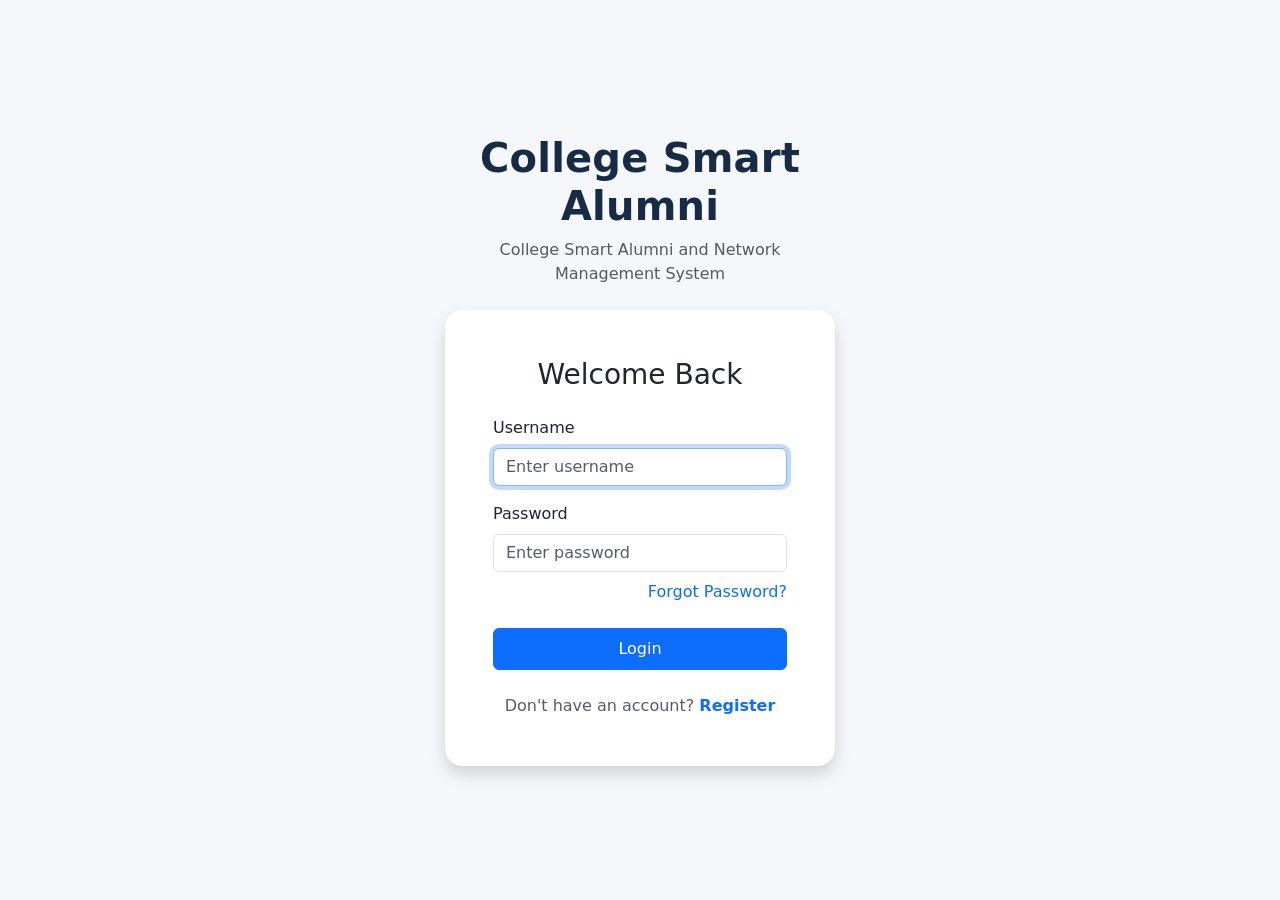
<file: index.html>
<!DOCTYPE html>
<html lang="en">
<head>
<meta charset="UTF-8">
<meta name="viewport" content="width=device-width, initial-scale=1.0">
<title>College College Smart Alumni - Login</title>
<link href="https://cdn.jsdelivr.net/npm/bootstrap@5.3.3/dist/css/bootstrap.min.css" rel="stylesheet">
<link rel="stylesheet" href="/static/css/style.css">
<link rel="stylesheet" href="/static/css/dark-mode.css">
<style>
body{min-height:100vh;display:flex;align-items:center;justify-content:center;background:#f5f7fb}
.login-shell{width:100%;max-width:430px;padding:20px}.login-card{border:0;border-radius:18px;overflow:hidden}
.login-brand{font-weight:800;letter-spacing:.2px}
</style>
</head>
<body>
<div class="login-shell">
<div class="text-center mb-4"><h1 class="login-brand">College Smart Alumni</h1><p class="text-muted mb-0">College Smart Alumni and Network Management System</p></div>
<div class="card shadow login-card"><div class="card-body p-4 p-md-5">
<h3 class="text-center mb-4">Welcome Back</h3>
<div id="loginNotice" class="alert alert-warning d-none" role="alert">The Netlify frontend is working. Connect your Django backend URL to enable login.</div>
<form id="loginForm">
<div class="mb-3"><label for="username" class="form-label">Username</label><input id="username" name="username" type="text" class="form-control" placeholder="Enter username" autocomplete="username" required autofocus></div>
<div class="mb-2"><label for="password" class="form-label">Password</label><input id="password" name="password" type="password" class="form-control" placeholder="Enter password" autocomplete="current-password" required></div>
<div class="text-end mb-4"><a href="#" id="forgotLink" class="text-decoration-none">Forgot Password?</a></div>
<button type="submit" class="btn btn-primary w-100 py-2">Login</button>
</form>
<p class="text-center text-muted mt-4 mb-0">Don't have an account? <a href="#" id="registerLink" class="text-decoration-none fw-semibold">Register</a></p>
</div></div></div>
<script>
const BACKEND_URL = "http://127.0.0.1:8000/"; // Set this to your deployed Django URL, e.g. https://your-backend.example.com
function backendRequired(e){e.preventDefault();document.getElementById('loginNotice').classList.remove('d-none');}
document.getElementById('loginForm').addEventListener('submit', backendRequired);
document.getElementById('forgotLink').addEventListener('click', backendRequired);
document.getElementById('registerLink').addEventListener('click', backendRequired);
</script>
</body></html>
</file>
<file: static/css/style.css>
body {
    background: #f7f8fd;
    color: #172b45;
}

.navbar {
    background: #fff;
}
</file>
<file: static/css/dark-mode.css>
/* College Smart Alumni - Dark Mode */
:root {
    --sa-bg: #f5f5f5;
    --sa-surface: #ffffff;
    --sa-text: #212529;
    --sa-muted: #6c757d;
    --sa-border: #dee2e6;
    --sa-input: #ffffff;
}

html.dark-mode {
    --sa-bg: #121212;
    --sa-surface: #1e1e1e;
    --sa-text: #f1f1f1;
    --sa-muted: #b8b8b8;
    --sa-border: #3d3d3d;
    --sa-input: #2a2a2a;
    color-scheme: dark;
}

html.dark-mode body {
    background: var(--sa-bg) !important;
    color: var(--sa-text) !important;
}

html.dark-mode .card,
html.dark-mode .modal-content,
html.dark-mode .dropdown-menu,
html.dark-mode .list-group-item,
html.dark-mode .offcanvas {
    background-color: var(--sa-surface) !important;
    color: var(--sa-text) !important;
    border-color: var(--sa-border) !important;
}

html.dark-mode .card-header,
html.dark-mode .card-footer,
html.dark-mode .modal-header,
html.dark-mode .modal-footer {
    background-color: #252525 !important;
    color: var(--sa-text) !important;
    border-color: var(--sa-border) !important;
}

html.dark-mode .table,
html.dark-mode .table > :not(caption) > * > * {
    color: var(--sa-text) !important;
    background-color: var(--sa-surface) !important;
    border-color: var(--sa-border) !important;
}

html.dark-mode .form-control,
html.dark-mode .form-select,
html.dark-mode textarea,
html.dark-mode input,
html.dark-mode select {
    background-color: var(--sa-input) !important;
    color: var(--sa-text) !important;
    border-color: var(--sa-border) !important;
}

html.dark-mode .form-control::placeholder,
html.dark-mode textarea::placeholder {
    color: #999 !important;
}

html.dark-mode .text-dark { color: var(--sa-text) !important; }
html.dark-mode .text-muted { color: var(--sa-muted) !important; }
html.dark-mode .bg-white { background-color: var(--sa-surface) !important; }
html.dark-mode .border { border-color: var(--sa-border) !important; }
html.dark-mode .dropdown-item { color: var(--sa-text) !important; }
html.dark-mode .dropdown-item:hover { background-color: #333 !important; }
html.dark-mode a { color: #66b3ff; }
html.dark-mode .alert { border-color: var(--sa-border); }

.dark-mode-toggle {
    white-space: nowrap;
}

body,
.card,
.navbar,
.modal-content,
.dropdown-menu,
.form-control,
.form-select,
.list-group-item {
    transition: background-color .2s ease, color .2s ease, border-color .2s ease;
}


/* ---------- Global component theming ---------- */
html.dark-mode .sa-navbar {
    background: #181818 !important;
    border-bottom-color: #333 !important;
    box-shadow: 0 1px 4px rgba(0,0,0,.35) !important;
}
html.dark-mode .sa-brand,
html.dark-mode .sa-nav .nav-link,
html.dark-mode .sa-bell {
    color: var(--sa-text) !important;
}
html.dark-mode .sa-nav .nav-link:hover,
html.dark-mode .sa-nav .nav-link.active {
    color: #ffffff !important;
    border-bottom-color: #ffffff !important;
}
html.dark-mode .sa-avatar {
    background: #303030 !important;
    color: #ffffff !important;
}
html.dark-mode .sa-profile-menu .dropdown-menu {
    background: var(--sa-surface) !important;
    border-color: var(--sa-border) !important;
}
html.dark-mode .btn-close {
    filter: invert(1) grayscale(100%) brightness(200%);
}
html.dark-mode .navbar-toggler {
    border-color: var(--sa-border) !important;
}
html.dark-mode .navbar-toggler-icon {
    filter: invert(1);
}

/* Login page (index.html) */
html.dark-mode .login-page {
    background: #101010 !important;
    color: var(--sa-text) !important;
}
html.dark-mode .login-form-panel {
    background: #1e1e1e !important;
    color: var(--sa-text) !important;
}
html.dark-mode .login-form-panel h1,
html.dark-mode .login-description,
html.dark-mode .login-field label,
html.dark-mode .login-register {
    color: var(--sa-text) !important;
}
html.dark-mode .login-input {
    background: #2a2a2a !important;
    color: #ffffff !important;
    border-color: #444 !important;
}
html.dark-mode .login-input::placeholder {
    color: #aaa !important;
}
html.dark-mode .login-forgot,
html.dark-mode .login-register a {
    color: #8ec5ff !important;
}
</file>
